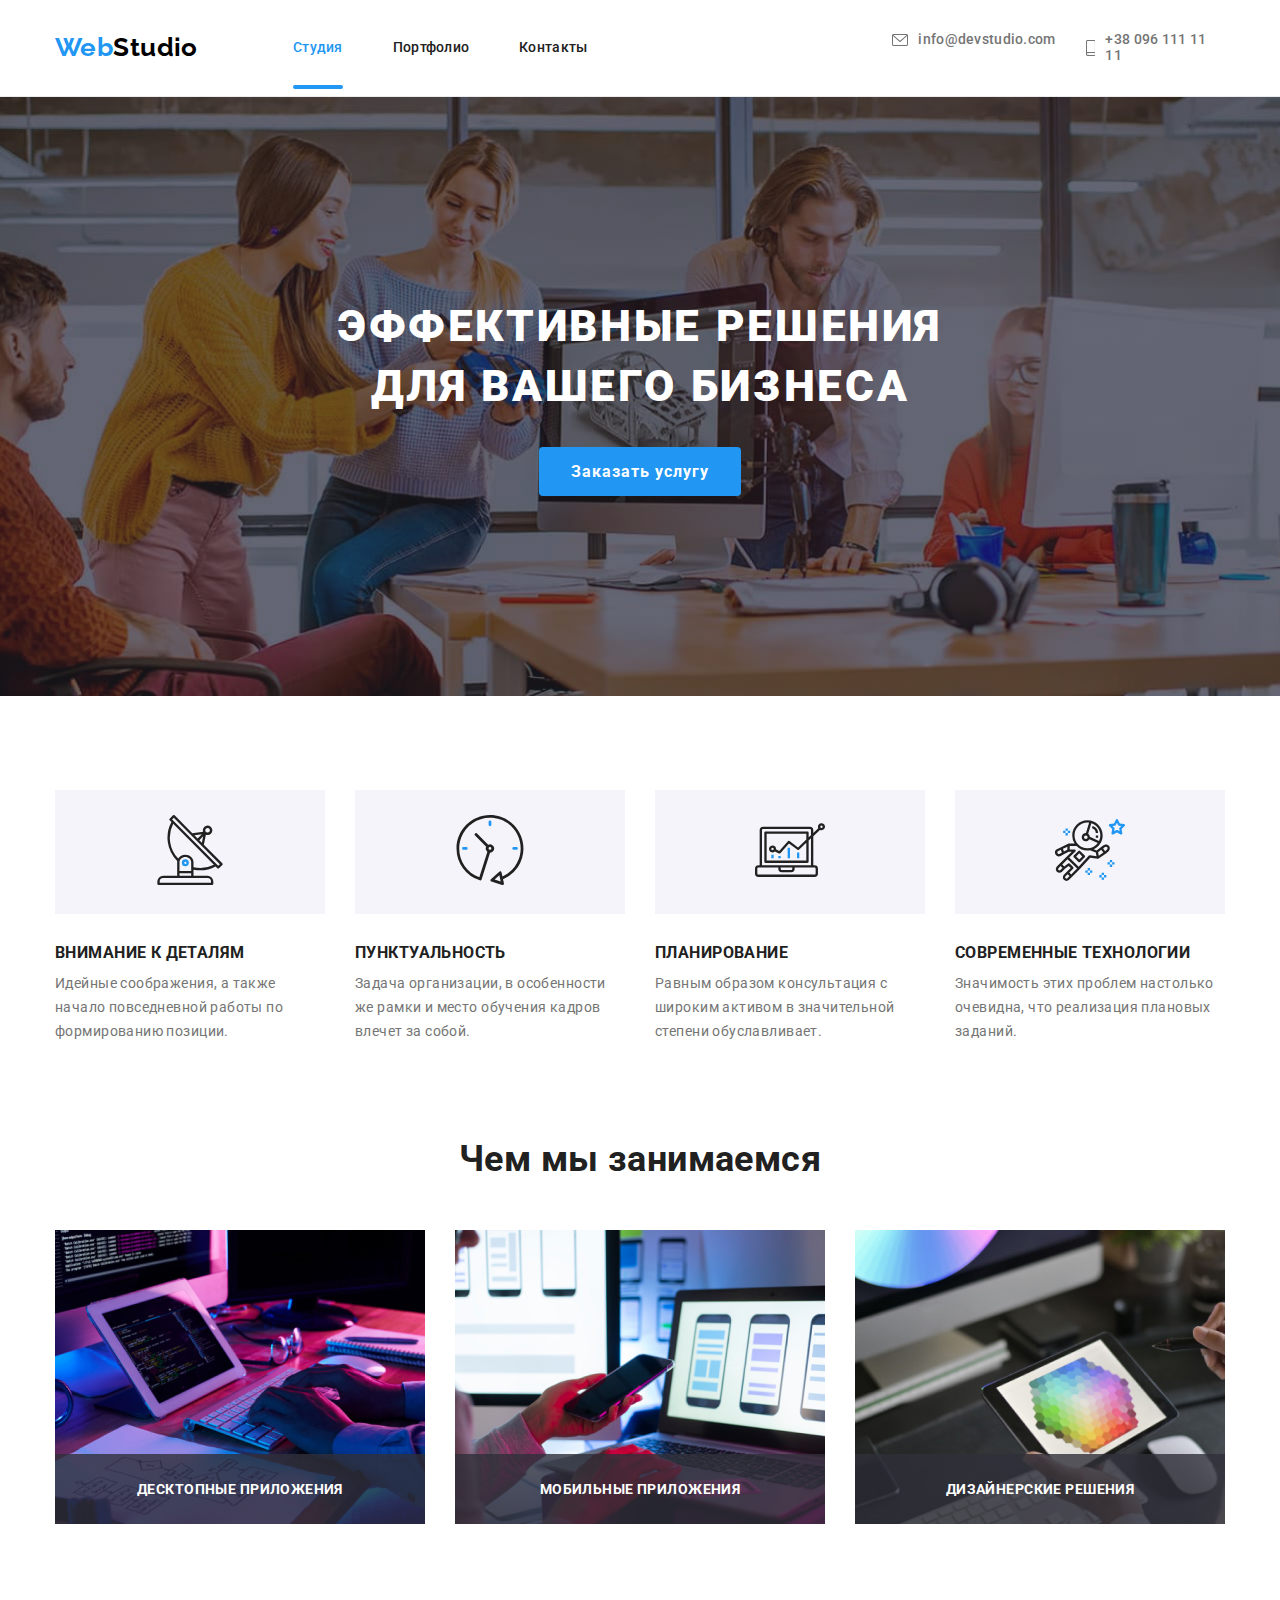
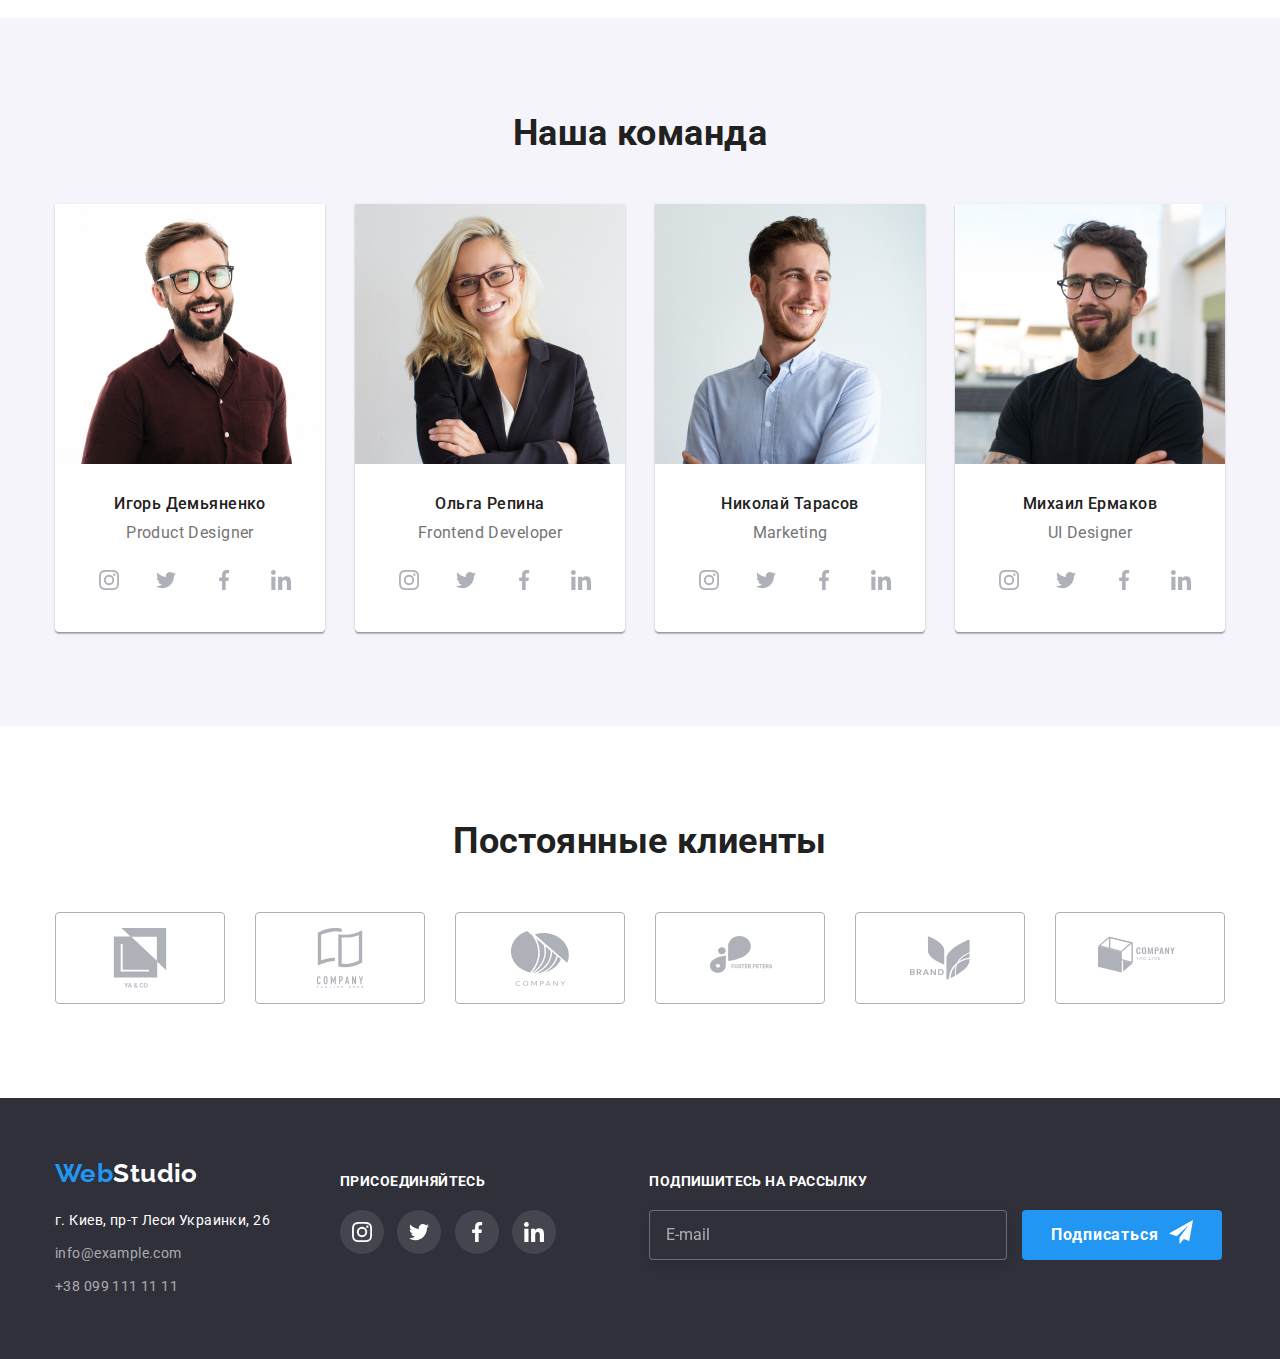
<file: index.html>
<!DOCTYPE html>
<html lang="ru">
  <head>
    <meta charset="UTF-8" />
    <meta http-equiv="X-UA-Compatible" content="IE=edge" />
    <meta name="viewport" content="width=device-width, initial-scale=1.0" />
    <title>Студия</title>
    <link rel="preconnect" href="https://fonts.googleapis.com" />
    <link rel="preconnect" href="https://fonts.gstatic.com" crossorigin />
    <link
      href="https://fonts.googleapis.com/css2?family=Raleway:wght@700&family=Roboto:wght@400;500;700;900&display=swap"
      rel="stylesheet"
    />
    <link
      rel="stylesheet"
      href="https://cdnjs.cloudflare.com/ajax/libs/modern-normalize/1.1.0/modern-normalize.min.css"
    />
    <link rel="stylesheet" href="./css/main.min.css" />
  </head>

  <body>
    <header class="page-header">
      <div class="container">
        <div class="page-header-flex">
          <nav class="page-header__navigation">
            <a href="./index.html" class="logo"
              ><span class="logo--accent">Web</span>Studio</a
            >
            <ul class="site-navigation">
              <li class="site-navigation__item">
                <a
                  href="./index.html"
                  class="site-navigation__link site-navigation__link--current"
                  >Студия</a
                >
              </li>
              <li class="site-navigation__item">
                <a
                  href="./portfolio.html"
                  class="
                    site-navigation__link site-navigation__link--noncurrent
                  "
                  >Портфолио</a
                >
              </li>
              <li class="site-navigation__item">
                <a
                  href=""
                  class="
                    site-navigation__link site-navigation__link--noncurrent
                  "
                  >Контакты</a
                >
              </li>
            </ul>
          </nav>
          <ul class="contacts-list">
            <li class="contacts-list__item">
              <a href="mailto:info@devstudio.com" class="contacts-list__link">
                <svg class="contacts-list__icon" width="16" height="12">
                  <use href="./images/icons.svg#icon-envelope"></use>
                </svg>
                <span class="contacts-list__text">info@devstudio.com</span>
              </a>
            </li>
            <li class="contacts-list__item">
              <a href="tel:+380961111111" class="contacts-list__link">
                <svg class="contacts-list__icon" width="10" height="16">
                  <use href="./images/icons.svg#icon-smartphone"></use>
                </svg>
                <span class="contacts-list__text">+38 096 111 11 11</span>
              </a>
            </li>
          </ul>
        </div>
      </div>
    </header>

    <main>
      <section class="hero">
        <div class="container">
          <h1 class="hero__title">Эффективные решения для вашего бизнеса</h1>
          <button data-modal-open type="button" class="button hero__button">
            Заказать услугу
          </button>
        </div>
      </section>

      <section class="advantages">
        <div class="container">
          <h2 class="advantages__title advantages__title--visually-hidden">
            Наши преимущества
          </h2>
          <ul class="advantages__list">
            <li class="advantages__item">
              <div class="advantages__icon">
                <svg class="advantages__svg">
                  <use href="./images/icons.svg#icon-antenna"></use>
                </svg>
              </div>
              <h3 class="advantages__subtitle">Внимание к деталям</h3>
              <p class="advantages__text">
                Идейные соображения, а также начало повседневной работы по
                формированию позиции.
              </p>
            </li>
            <li class="advantages__item">
              <div class="advantages__icon">
                <svg class="advantages__svg">
                  <use href="./images/icons.svg#icon-clock"></use>
                </svg>
              </div>
              <h3 class="advantages__subtitle">Пунктуальность</h3>
              <p class="advantages__text">
                Задача организации, в особенности же рамки и место обучения
                кадров влечет за собой.
              </p>
            </li>
            <li class="advantages__item">
              <div class="advantages__icon">
                <svg class="advantages__svg">
                  <use href="./images/icons.svg#icon-diagram"></use>
                </svg>
              </div>
              <h3 class="advantages__subtitle">Планирование</h3>
              <p class="advantages__text">
                Равным образом консультация с широким активом в значительной
                степени обуславливает.
              </p>
            </li>
            <li class="advantages__item">
              <div class="advantages__icon">
                <svg class="advantages__svg">
                  <use href="./images/icons.svg#icon-astronaut"></use>
                </svg>
              </div>
              <h3 class="advantages__subtitle">Современные технологии</h3>
              <p class="advantages__text">
                Значимость этих проблем настолько очевидна, что реализация
                плановых заданий.
              </p>
            </li>
          </ul>
        </div>
      </section>

      <section class="works">
        <div class="container">
          <h2 class="works__title">Чем мы занимаемся</h2>
          <ul class="works__list">
            <li class="works__item">
              <div class="work-wrapper">
                <img
                  class="works__image"
                  src="./images/keyboard.jpg"
                  alt="работа за клавиатурой ПК"
                  width="370"
                />
                <div class="work-text-wrapper">
                  <p class="works__text">Десктопные приложения</p>
                </div>
              </div>
            </li>

            <li class="works__item">
              <div class="work-wrapper">
                <img
                  class="works__image"
                  src="./images/mobilephone.jpg"
                  alt="работа с дизайном продукта на ПК"
                  width="370"
                />
                <div class="work-text-wrapper">
                  <p class="works__text">Мобильные приложения</p>
                </div>
              </div>
            </li>
            <li class="works__item">
              <div class="work-wrapper">
                <img
                  class="works__image"
                  src="./images/tablet.jpg"
                  alt="работа с выбором цвета продукта на планшете"
                  width="370"
                />
                <div class="work-text-wrapper">
                  <p class="works__text">Дизайнерские решения</p>
                </div>
              </div>
            </li>
          </ul>
        </div>
      </section>

      <section class="team">
        <div class="container">
          <h2 class="team__title">Наша команда</h2>

          <ul class="team__list">
            <li class="team__item">
              <img
                class="team__image"
                src="./images/productdesigner.jpg"
                alt="фото продакт дизайнера Игоря Демяненко"
                width="270"
              />
              <div class="team-card-wrapper">
                <h3 class="team__card-title">Игорь Демьяненко</h3>
                <p lang="en" class="team__card-text">Product Designer</p>
                <div class="team-social-linklist">
                  <a
                    href=""
                    class="team__social-link"
                    aria-label="Линк instagram"
                  >
                    <svg class="team__social-icon" width="20" height="20">
                      <use href="./images/icons.svg#icon-instagram"></use>
                    </svg>
                  </a>
                  <a
                    href=""
                    class="team__social-link"
                    aria-label="Линк twitter"
                  >
                    <svg class="team__social-icon" width="20" height="20">
                      <use href="./images/icons.svg#icon-twitter"></use>
                    </svg>
                  </a>
                  <a
                    href=""
                    class="team__social-link"
                    aria-label="Линк facebook"
                  >
                    <svg class="team__social-icon" width="20" height="20">
                      <use href="./images/icons.svg#icon-facebook"></use>
                    </svg>
                  </a>
                  <a
                    href=""
                    class="team__social-link"
                    aria-label="Линк linkedin"
                  >
                    <svg class="team__social-icon" width="20" height="20">
                      <use href="./images/icons.svg#icon-linkedin"></use>
                    </svg>
                  </a>
                </div>
              </div>
            </li>

            <li class="team__item">
              <img
                class="team__image"
                src="./images/frontenddeveloper.jpg"
                alt="фото фронтенд девелопера Ольги Репиной"
                width="270"
              />
              <div class="team-card-wrapper">
                <h3 class="team__card-title">Ольга Репина</h3>
                <p lang="en" class="team__card-text">Frontend Developer</p>
                <div class="team-social-linklist">
                  <a
                    href=""
                    class="team__social-link"
                    aria-label="Линк instagram"
                  >
                    <svg class="team__social-icon" width="20" height="20">
                      <use href="./images/icons.svg#icon-instagram"></use>
                    </svg>
                  </a>
                  <a
                    href=""
                    class="team__social-link"
                    aria-label="Линк twitter"
                  >
                    <svg class="team__social-icon" width="20" height="20">
                      <use href="./images/icons.svg#icon-twitter"></use>
                    </svg>
                  </a>
                  <a
                    href=""
                    class="team__social-link"
                    aria-label="Линк facebook"
                  >
                    <svg class="team__social-icon" width="20" height="20">
                      <use href="./images/icons.svg#icon-facebook"></use>
                    </svg>
                  </a>
                  <a
                    href=""
                    class="team__social-link"
                    aria-label="Линк linkedin"
                  >
                    <svg class="team__social-icon" width="20" height="20">
                      <use href="./images/icons.svg#icon-linkedin"></use>
                    </svg>
                  </a>
                </div>
              </div>
            </li>

            <li class="team__item">
              <img
                class="team__image"
                src="./images/marketing.jpg"
                alt="фото маркетолога Николая Тарасова"
                width="270"
              />
              <div class="team-card-wrapper">
                <h3 class="team__card-title">Николай Тарасов</h3>
                <p lang="en" class="team__card-text">Marketing</p>
                <div class="team-social-linklist">
                  <a
                    href=""
                    class="team__social-link"
                    aria-label="Линк instagram"
                  >
                    <svg class="team__social-icon" width="20" height="20">
                      <use href="./images/icons.svg#icon-instagram"></use>
                    </svg>
                  </a>
                  <a
                    href=""
                    class="team__social-link"
                    aria-label="Линк twitter"
                  >
                    <svg class="team__social-icon" width="20" height="20">
                      <use href="./images/icons.svg#icon-twitter"></use>
                    </svg>
                  </a>
                  <a
                    href=""
                    class="team__social-link"
                    aria-label="Линк facebook"
                  >
                    <svg class="team__social-icon" width="20" height="20">
                      <use href="./images/icons.svg#icon-facebook"></use>
                    </svg>
                  </a>
                  <a
                    href=""
                    class="team__social-link"
                    aria-label="Линк linkedin"
                  >
                    <svg class="team__social-icon" width="20" height="20">
                      <use href="./images/icons.svg#icon-linkedin"></use>
                    </svg>
                  </a>
                </div>
              </div>
            </li>

            <li class="team__item">
              <img
                class="team__image"
                src="./images/uidesigner.jpg"
                alt="фото юи дизайнера Михаила Ермакова"
                width="270"
              />
              <div class="team-card-wrapper">
                <h3 class="team__card-title">Михаил Ермаков</h3>
                <p lang="en" class="team__card-text">UI Designer</p>
                <div class="team-social-linklist">
                  <a
                    href=""
                    class="team__social-link"
                    aria-label="Линк instagram"
                  >
                    <svg class="team__social-icon" width="20" height="20">
                      <use href="./images/icons.svg#icon-instagram"></use>
                    </svg>
                  </a>
                  <a
                    href=""
                    class="team__social-link"
                    aria-label="Линк twitter"
                  >
                    <svg class="team__social-icon" width="20px" height="20px">
                      <use href="./images/icons.svg#icon-twitter"></use>
                    </svg>
                  </a>
                  <a
                    href=""
                    class="team__social-link"
                    aria-label="Линк facebook"
                  >
                    <svg class="team__social-icon" width="20" height="20">
                      <use href="./images/icons.svg#icon-facebook"></use>
                    </svg>
                  </a>
                  <a
                    href=""
                    class="team__social-link"
                    aria-label="Линк linkedin"
                  >
                    <svg class="team__social-icon" width="20" height="20">
                      <use href="./images/icons.svg#icon-linkedin"></use>
                    </svg>
                  </a>
                </div>
              </div>
            </li>
          </ul>
        </div>
      </section>

      <section class="clients">
        <div class="container">
          <h2 class="clients__title">Постоянные клиенты</h2>
          <ul class="clients__list">
            <li class="clients__item">
              <a
                href=""
                class="clients__link"
                aria-label="Логотип компании YA & CO"
              >
                <svg class="clients__icon" width="106" height="60">
                  <use href="./images/icons.svg#icon-logoyaco"></use>
                </svg>
              </a>
            </li>
            <li class="clients__item">
              <a
                href=""
                class="clients__link"
                aria-label="Логотип компании TAGLINE"
              >
                <svg class="clients__icon" width="106" height="60">
                  <use href="./images/icons.svg#icon-logotagline"></use>
                </svg>
              </a>
            </li>
            <li class="clients__item">
              <a
                href=""
                class="clients__link"
                aria-label="Логотип компании COMPANY"
              >
                <svg class="clients__icon" width="106" height="60">
                  <use href="./images/icons.svg#icon-logocompany"></use>
                </svg>
              </a>
            </li>
            <li class="clients__item">
              <a
                href=""
                class="clients__link"
                aria-label="Логотип компании FOSTER PETERS"
              >
                <svg class="clients__icon" width="106" height="60">
                  <use href="./images/icons.svg#icon-logofoster"></use>
                </svg>
              </a>
            </li>
            <li class="clients__item">
              <a
                href=""
                class="clients__link"
                aria-label="Логотип компании BRAND"
              >
                <svg class="clients__icon" width="106" height="60">
                  <use href="./images/icons.svg#icon-logobrand"></use>
                </svg>
              </a>
            </li>
            <li class="clients__item">
              <a
                href=""
                class="clients__link"
                aria-label="Логотип компании TAG LINE"
              >
                <svg class="clients__icon" width="106" height="60">
                  <use href="./images/icons.svg#icon-logotag"></use>
                </svg>
              </a>
            </li>
          </ul>
        </div>
      </section>
    </main>

    <footer class="page-footer">
      <div class="container">
        <div class="page-footer-flex">
          <div class="address-wrapper">
            <a href="./index.html" class="logo page-footer__logo"
              ><span class="logo--accent">Web</span>Studio</a
            >

            <address class="page-footer__address">
              <a href="https://goo.gl/maps/RCxTANofW1ampnam6" class="page-footer__map"
                >г. Киев, пр-т Леси Украинки, 26</a
              >

              <a href="mailto:info@example.com" class="page-footer__contact-date"
                >info@example.com</a
              >

              <a href="tel:+380991111111" class="page-footer__contact-date"
                >+38 099 111 11 11</a
              >
            </address>
          </div>
          <div class="page-footer__social-linklist">
            <b class="page-footer__join">присоединяйтесь</b>
            <a href="" class="page-footer__social-link" aria-label="Линк instagram">
              <svg class="page-footer__social-icon" width="20" height="20">
                <use href="./images/icons.svg#icon-instagram"></use>
              </svg>
            </a>
            <a href="" class="page-footer__social-link" aria-label="Линк twitter">
              <svg class="page-footer__social-icon" width="20" height="20">
                <use href="./images/icons.svg#icon-twitter"></use>
              </svg>
            </a>
            <a href="" class="page-footer__social-link" aria-label="Линк facebook">
              <svg class="page-footer__social-icon" width="20" height="20">
                <use href="./images/icons.svg#icon-facebook"></use>
              </svg>
            </a>
            <a href="" class="page-footer__social-link" aria-label="Линк linkedin">
              <svg class="page-footer__social-icon" width="20" height="20">
                <use href="./images/icons.svg#icon-linkedin"></use>
              </svg>
            </a>
          </div>
          <div class="page-footer-form">
            <b class="page-footer__signup">Подпишитесь на рассылку</b>
            <form name="signup-form">
              <label>
                <input
                  class="page-footer__input-form"
                  type="email"
                  name="email"
                  placeholder="E-mail"
                />
              </label>
              <button type="submit" class="button page-footer__button">
                <span>Подписаться</span>
                <svg class="page-footer__signup-icon" width="24" height="24">
                  <use href="./images/icons.svg#icon-send"></use>
                </svg>
              </button>
            </form>
          </div>
        </div>
      </div>
    </footer>
    <div class="backdrop backdrop--is-hidden" data-modal>
      <div class="modal">
        <button data-modal-close type="button" class="button modal__button-in">
          <svg class="modal__svg-button" width="18" height="18">
            <use href="./images/icons.svg#icon-close"></use>
          </svg>
        </button>
        <div class="form-modal">
          <b class="modal__form-title">Оставьте свои данные, мы вам перезвоним</b>
          <form name="modal-form" autocomplete="off">
            <div class="modal__form-field">
              <label for="name" class="modal__form-label">Имя</label>
              <input
                type="text"
                class="modal__form-input"
                name="name"
                id="name"
                placeholder=" "
              />
              <svg class="modal__svg-field" width="18" height="18">
                <use href="./images/icons.svg#icon-person"></use>
              </svg>
            </div>
            <div class="modal__form-field">
              <label for="phone" class="modal__form-label">Телефон</label>
              <input
                type="tel"
                class="modal__form-input"
                name="phone_number"
                id="phone"
                placeholder=" "
              />
              <svg class="modal__svg-field" width="18" height="18">
                <use href="./images/icons.svg#icon-telephone"></use>
              </svg>
            </div>
            <div class="modal__form-field">
              <label for="mail" class="modal__form-label">Почта</label>
              <input
                type="email"
                class="modal__form-input"
                name="mail"
                id="mail"
                placeholder=" "
              />
              <svg class="modal__svg-field" width="18" height="18">
                <use href="./images/icons.svg#icon-email"></use>
              </svg>
            </div>
            <div class="modal__form-field">
              <label for="comment" class="modal__form-label">Комментарий</label>
              <textarea
                class="modal__form-input modal__form-input-comment"
                name="comment"
                id="comment"
                rows="5"
                placeholder="Введите текст"
              ></textarea>
            </div>
            <div class="modal__form-checkbox">
              <label for="agreement" class="modal__form-label-checkbox">
                <input
                  type="checkbox"
                  class="modal__form-input-checkbox  modal__form-input-checkbox--visually-hidden"
                  name="agreement"
                  id="agreement"
                />
                <span class="modal__icon-checkbox"></span>
                Соглашаюсь с рассылкой и принимаю
                <span>
                  <a
                    href=""
                    class="text-label-checkbox"
                    aria-label="Условия договора"
                    >Условия договора</a
                  >
                </span>
              </label>
            </div>
            <button type="submit" class="button modal__button-submit">Отправить</button>
          </form>
        </div>
      </div>
    </div>
    <script src="./js/modal.js"></script>
  </body>
</html>
</file>
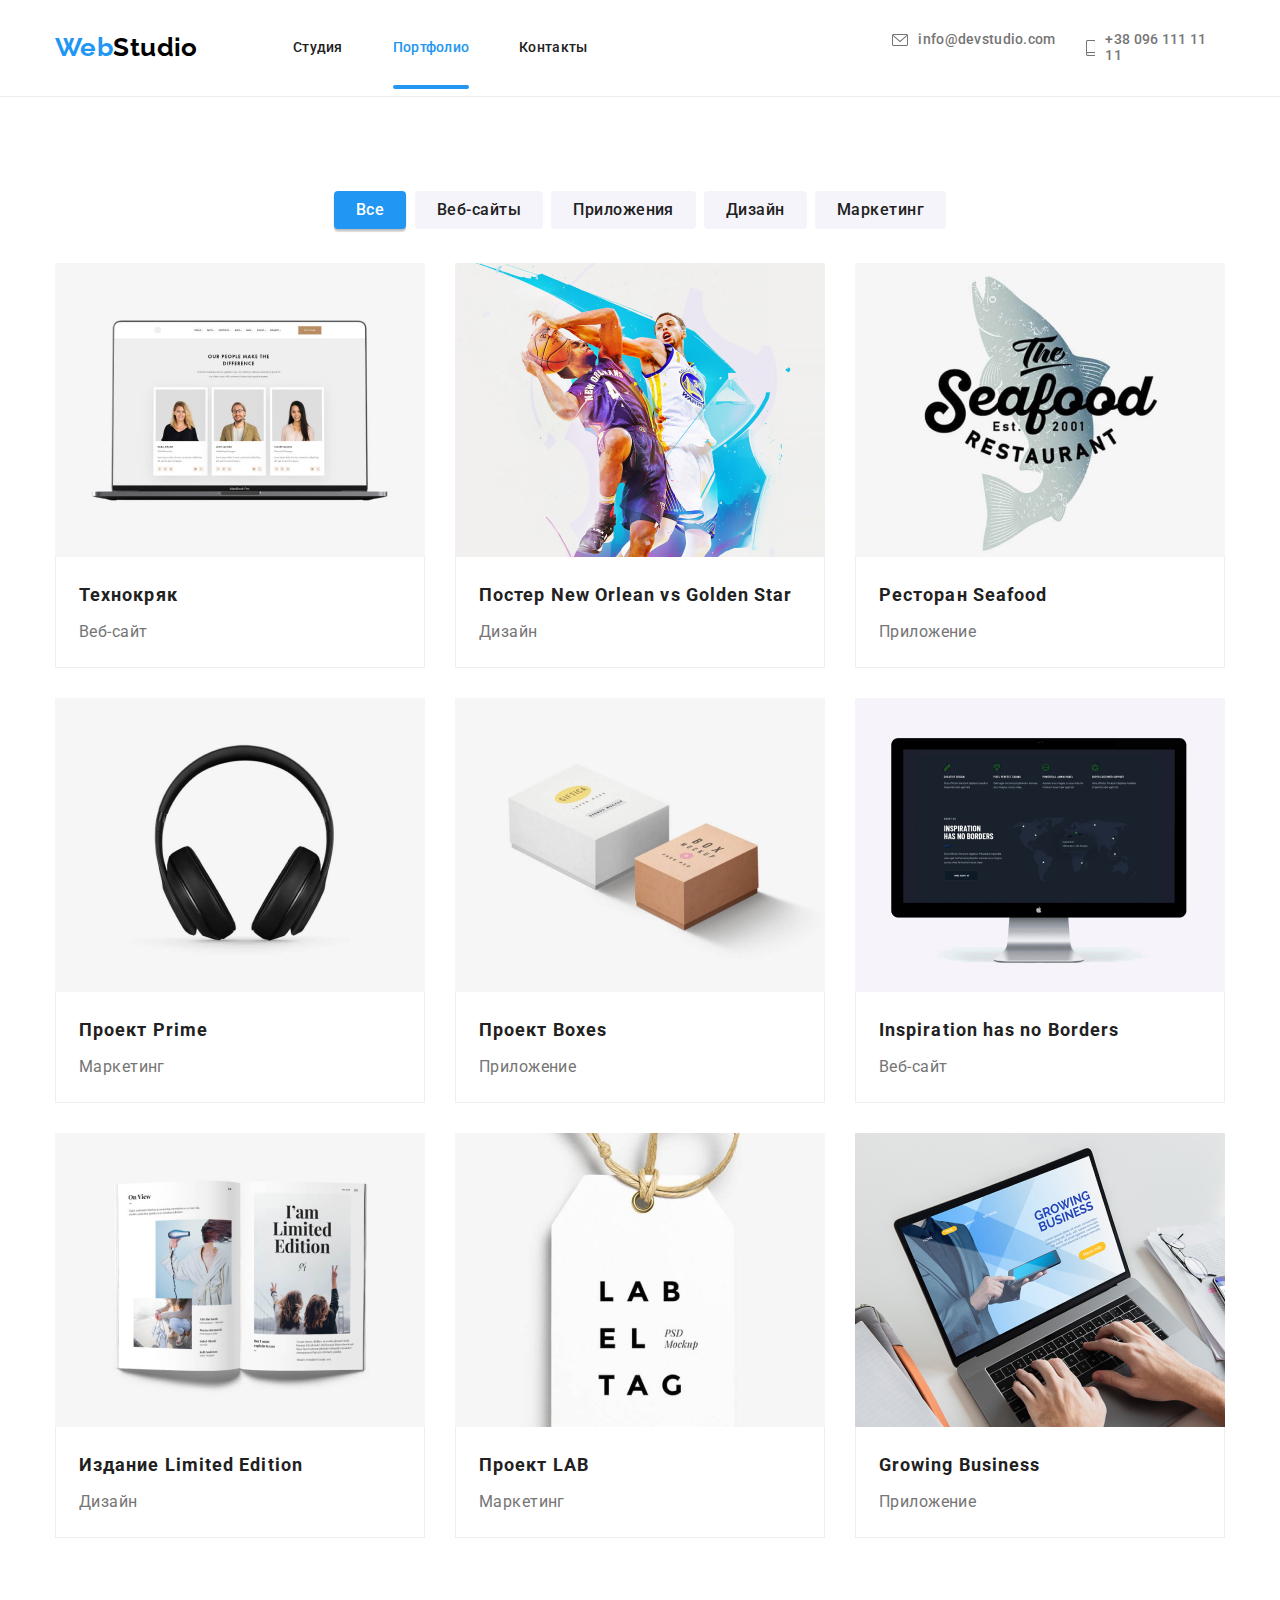
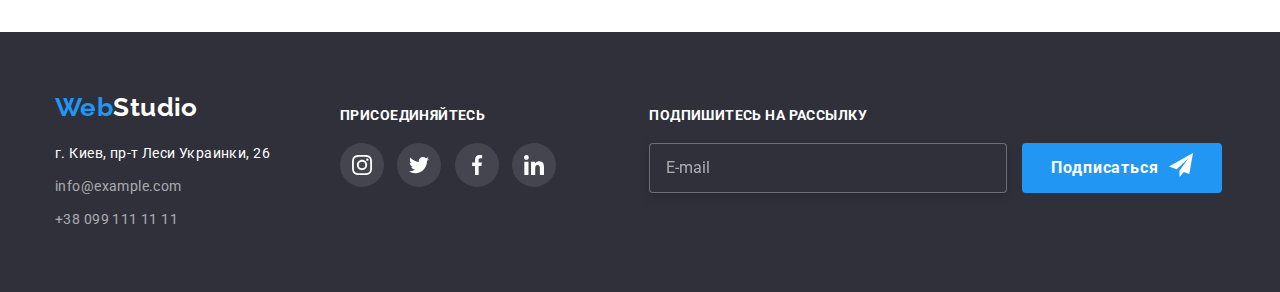
<file: portfolio.html>
<!DOCTYPE html>
<html lang="ru">
  <head>
    <meta charset="UTF-8" />
    <meta http-equiv="X-UA-Compatible" content="IE=edge" />
    <meta name="viewport" content="width=device-width, initial-scale=1.0" />
    <title>Портфолио</title>
    <link rel="preconnect" href="https://fonts.googleapis.com" />
    <link rel="preconnect" href="https://fonts.gstatic.com" crossorigin />
    <link
      href="https://fonts.googleapis.com/css2?family=Raleway:wght@700&family=Roboto:wght@400;500;700;900&display=swap"
      rel="stylesheet"
    />
    <link
      rel="stylesheet"
      href="https://cdnjs.cloudflare.com/ajax/libs/modern-normalize/1.1.0/modern-normalize.min.css "
    />
    <link rel="stylesheet" href="./css/main.min.css" />
  </head>

  <body>
    <header class="page-header">
      <div class="container">
        <div class="page-header-flex">
          <nav class="page-header__navigation">
            <a href="./index.html" class="logo"><span class="logo--accent">Web</span>Studio</a>
            <ul class="site-navigation">
              <li class="site-navigation__item"><a href="./index.html" class="site-navigation__link site-navigation__link--noncurrent">Студия</a></li>
              <li class="site-navigation__item"><a href="./portfolio.html" class="site-navigation__link site-navigation__link--current">Портфолио</a></li>
              <li class="site-navigation__item"><a href="" class="site-navigation__link site-navigation__link--noncurrent">Контакты</a></li>
            </ul>
          </nav>
          <ul class="contacts-list">
            <li class="contacts-list__item">
              <a href="mailto:info@devstudio.com" class="contacts-list__link">
                <svg class="contacts-list__icon" width="16" height="12">
                  <use href="./images/icons.svg#icon-envelope"></use>
                </svg>
                <span class="contacts-list__text">info@devstudio.com</span>
              </a>
            </li>
            <li class="contacts-list__item">
              <a href="tel:+380961111111" class="contacts-list__link">
                <svg class="contacts-list__icon" width="10" height="16">
                  <use href="./images/icons.svg#icon-smartphone"></use>
                </svg>
                <span class="contacts-list__text">+38 096 111 11 11</span>
              </a>
            </li>
          </ul>
        </div>
      </div>
    </header>

    <main>
      <section class="examples">
        <div class="container">
          <h1 class="examples__title  examples__title--visually-hidden">Примеры наших проэктов</h1>
          <ul class="examples__button-list">
            <li class="examples__button-item">
              <button type="button" class="button examples__button examples__button--current">Все</button>
            </li>
            <li class="examples__button-item">
              <button type="button" class="button examples__button">Веб-сайты</button>
            </li>
            <li class="examples__button-item">
              <button type="button" class="button examples__button">Приложения</button>
            </li>
            <li class="examples__button-item">
              <button type="button" class="button examples__button">Дизайн</button>
            </li>
            <li class="examples__button-item">
              <button type="button" class="button examples__button">Маркетинг</button>
            </li>
          </ul>

          <ul class="examples__list">
            <li class="project">
              <a href="" class="project__link">
                <div class="project-image-wrapper">
                  <img
                    class="project__image"
                    src="./images/technokryak.jpg"
                    alt="заставка вебсайта Технохряк"
                    width="370"
                  />
                  <div class="project-text-wrapper project-text-wrapper--is-hidden">
                    <p class="project__text">
                      Технокряк это современная площадка распространения коронавируса. Компании
                      используют эту платформу для цифрового шпионажа и атак на защищённые сервера
                      конкурентов.
                    </p>
                  </div>
                </div>
                <div class="project-content">
                  <h2 class="project__title">Технокряк</h2>
                  <p class="project__field">Веб-сайт</p>
                </div>
              </a>
            </li>
            <li class="project">
              <a href="" class="project__link">
                <div class="project-image-wrapper">
                  <img
                    class="project__image"
                    src="./images/posterneworleanvsgoldenstar.jpg"
                    alt="постер игра в баскетбол"
                    width="370"
                  />
                  <div class="project-text-wrapper project-text-wrapper--is-hidden">
                    <p class="project__text">
                      Технокряк это современная площадка распространения коронавируса. Компании
                      используют эту платформу для цифрового шпионажа и атак на защищённые сервера
                      конкурентов.
                    </p>
                  </div>
                </div>
                <div class="project-content">
                  <h2 class="project__title">Постер New Orlean vs Golden Star</h2>
                  <p class="project__field">Дизайн</p>
                </div>
              </a>
            </li>
            <li class="project">
              <a href="" class="project__link">
                <div class="project-image-wrapper">
                  <img
                    class="project__image"
                    src="./images/restaurantseafood.jpg"
                    alt="эмблема Ресторан Seafood"
                    width="370"
                  />
                  <div class="project-text-wrapper project-text-wrapper--is-hidden">
                    <p class="project__text">
                      Технокряк это современная площадка распространения коронавируса. Компании
                      используют эту платформу для цифрового шпионажа и атак на защищённые сервера
                      конкурентов.
                    </p>
                  </div>
                </div>
                <div class="project-content">
                  <h2 class="project__title">Ресторан Seafood</h2>
                  <p class="project__field">Приложение</p>
                </div>
              </a>
            </li>
            <li class="project">
              <a href="" class="project__link">
                <div class="project-image-wrapper">
                  <img
                    class="project__image"
                    src="./images/projectprime.jpg"
                    alt="фото наушников"
                    width="370"
                  />
                  <div class="project-text-wrapper project-text-wrapper--is-hidden">
                    <p class="project__text">
                      Технокряк это современная площадка распространения коронавируса. Компании
                      используют эту платформу для цифрового шпионажа и атак на защищённые сервера
                      конкурентов.
                    </p>
                  </div>
                </div>
                <div class="project-content">
                  <h2 class="project__title">Проект Prime</h2>
                  <p class="project__field">Маркетинг</p>
                </div>
              </a>
            </li>
            <li class="project">
              <a href="" class="project__link">
                <div class="project-image-wrapper">
                  <img
                    class="project__image"
                    src="./images/projectboxes.jpg"
                    alt="изображение двух коробок"
                    width="370"
                  />
                  <div class="project-text-wrapper project-text-wrapper--is-hidden">
                    <p class="project__text">
                      Технокряк это современная площадка распространения коронавируса. Компании
                      используют эту платформу для цифрового шпионажа и атак на защищённые сервера
                      конкурентов.
                    </p>
                  </div>
                </div>
                <div class="project-content">
                  <h2 class="project__title">Проект Boxes</h2>
                  <p class="project__field">Приложение</p>
                </div>
              </a>
            </li>
            <li class="project">
              <a href="" class="project__link">
                <div class="project-image-wrapper">
                  <img
                    class="project__image"
                    src="./images/inspirationhasnoborders.jpg"
                    alt="фото монитора ПК с заставкой вебсайта Inspiration has no Borders"
                    width="370"
                  />
                  <div class="project-text-wrapper project-text-wrapper--is-hidden">
                    <p class="project__text">
                      Технокряк это современная площадка распространения коронавируса. Компании
                      используют эту платформу для цифрового шпионажа и атак на защищённые сервера
                      конкурентов.
                    </p>
                  </div>
                </div>
                <div class="project-content">
                  <h2 class="project__title">Inspiration has no Borders</h2>
                  <p class="project__field">Веб-сайт</p>
                </div>
              </a>
            </li>
            <li class="project">
              <a href="" class="project__link">
                <div class="project-image-wrapper">
                  <img
                    class="project__image"
                    src="./images/issuelimitededition.jpg"
                    alt="фото разворота книги"
                    width="370"
                  />
                  <div class="project-text-wrapper project-text-wrapper--is-hidden">
                    <p class="project__text">
                      Технокряк это современная площадка распространения коронавируса. Компании
                      используют эту платформу для цифрового шпионажа и атак на защищённые сервера
                      конкурентов.
                    </p>
                  </div>
                </div>
                <div class="project-content">
                  <h2 class="project__title">Издание Limited Edition</h2>
                  <p class="project__field">Дизайн</p>
                </div>
              </a>
            </li>
            <li class="project">
              <a href="" class="project__link">
                <div class="project-image-wrapper">
                  <img
                    class="project__image"
                    src="./images/projectlab.jpg"
                    alt="изображение бирки с названием проэкта"
                    width="370"
                  />
                  <div class="project-text-wrapper project-text-wrapper--is-hidden">
                    <p class="project__text">
                      Технокряк это современная площадка распространения коронавируса. Компании
                      используют эту платформу для цифрового шпионажа и атак на защищённые сервера
                      конкурентов.
                    </p>
                  </div>
                </div>
                <div class="project-content">
                  <h2 class="project__title">Проект LAB</h2>
                  <p class="project__field">Маркетинг</p>
                </div>
              </a>
            </li>
            <li class="project">
              <a href="" class="project__link">
                <div class="project-image-wrapper">
                  <img
                    class="project__image"
                    src="./images/growingbusiness.jpg"
                    alt="фото работы с ноутбуком"
                    width="370"
                  />
                  <div class="project-text-wrapper project-text-wrapper--is-hidden">
                    <p class="project__text">
                      Технокряк это современная площадка распространения коронавируса. Компании
                      используют эту платформу для цифрового шпионажа и атак на защищённые сервера
                      конкурентов.
                    </p>
                  </div>
                </div>
                <div class="project-content">
                  <h2 class="project__title">Growing Business</h2>
                  <p class="project__field">Приложение</p>
                </div>
              </a>
            </li>
          </ul>
        </div>
      </section>
    </main>

    <footer class="page-footer">
      <div class="container">
        <div class="page-footer-flex">
          <div class="address-wrapper">
            <a href="./index.html" class="logo page-footer__logo"><span class="logo--accent">Web</span>Studio</a>

            <address class="page-footer__address">
              <a href="https://goo.gl/maps/RCxTANofW1ampnam6" class="page-footer__map"
                >г. Киев, пр-т Леси Украинки, 26</a
              >

              <a href="mailto:info@example.com" class="page-footer__contact-date">info@example.com</a>

              <a href="tel:+380991111111" class="page-footer__contact-date">+38 099 111 11 11</a>
            </address>
          </div>
          <div class="page-footer__social-linklist">
            <b class="page-footer__join">присоединяйтесь</b>
            <a href="" class="page-footer__social-link" aria-label="Линк instagram">
              <svg class="page-footer__social-icon" width="20" height="20">
                <use href="./images/icons.svg#icon-instagram"></use>
              </svg>
            </a>
            <a href="" class="page-footer__social-link" aria-label="Линк twitter">
              <svg class="page-footer__social-icon" width="20" height="20">
                <use href="./images/icons.svg#icon-twitter"></use>
              </svg>
            </a>
            <a href="" class="page-footer__social-link" aria-label="Линк facebook">
              <svg class="page-footer__social-icon" width="20" height="20">
                <use href="./images/icons.svg#icon-facebook"></use>
              </svg>
            </a>
            <a href="" class="page-footer__social-link" aria-label="Линк linkedin">
              <svg class="page-footer__social-icon" width="20" height="20">
                <use href="./images/icons.svg#icon-linkedin"></use>
              </svg>
            </a>
          </div>
          <div class="page-footer-form">
            <b class="page-footer__signup">Подпишитесь на рассылку</b>
            <form name="signup-form" >
              <label>
                <input class="page-footer__input-form" type="email" name="email" placeholder="E-mail"/>
              </label>
              <button type="submit" class="button page-footer__button">
                <span>Подписаться</span>
                <svg class="page-footer__signup-icon" width="24" height="24">
                  <use href="./images/icons.svg#icon-send"></use>
                </svg>
              </button>
            </form>
          </div>
        </div>
      </div>
    </footer>
  </body>
</html>
</file>
<file: css/main.min.css>
:root{--primary-text-color: #757575;--title-text-color: #212121;--accent-color: #2196f3;--primary-bg-color: #f5f4fa;--white-color: #ffffff;--second-bg-color: #2F303A;--icon-color: #AFB1B8;--black-color: #000;--work-text-bg-color: rgba(47, 48, 58, 0.8);--modal-backdrope-bg-color: rgba(0, 0, 0, 0.2);--project-image-overley-color: rgba(33, 150, 243, 0.9);--input-form-footer-color: rgba(255, 255, 255, 0.6);--input-form-modal-color: rgba(117, 117, 117, 0.5);--font-family-base: Roboto, sans-serif;--font-family-additional: Raleway, sans-serif}html{-webkit-box-sizing:border-box;box-sizing:border-box}*,*::before,*::after{-webkit-box-sizing:inherit;box-sizing:inherit;margin:0;padding:0}body{background-color:var(--white-color);color:var(--primary-text-color);font-family:var(--font-family-base);font-size:14px;letter-spacing:0.03em}.container{width:1200px;padding-left:15px;padding-right:15px;margin-left:auto;margin-right:auto}.button{display:inline-block;cursor:pointer;font-family:inherit}.advantages__title--visually-hidden,.modal__form-input-checkbox--visually-hidden,.examples__title--visually-hidden{position:absolute;width:1px;height:1px;margin:-1px;padding:0;overflow:hidden;border:0;clip:rect(0 0 0 0)}.page-header{margin-left:auto;margin-right:auto;border-bottom:1px solid #ececec}.page-header-flex{display:-webkit-box;display:-ms-flexbox;display:flex;-webkit-box-align:center;-ms-flex-align:center;align-items:center}.page-header__navigation{display:-webkit-box;display:-ms-flexbox;display:flex;-webkit-box-align:center;-ms-flex-align:center;align-items:center}.site-navigation{display:-webkit-box;display:-ms-flexbox;display:flex;margin-left:93px;list-style:none}.site-navigation__item:not(:first-child){margin-left:50px}.site-navigation__link{display:block;padding-top:32px;padding-bottom:32px;color:var(--title-text-color);text-decoration:none;font-weight:500;line-height:1.14;letter-spacing:0.02em;-webkit-transition:color 250ms cubic-bezier(0.4, 0, 0.2, 1);transition:color 250ms cubic-bezier(0.4, 0, 0.2, 1)}.site-navigation__link:hover,.site-navigation__link:focus{color:var(--accent-color)}.site-navigation__link--current{color:var(--accent-color)}.site-navigation__link--current{position:relative}.site-navigation__link--current::after{position:absolute;bottom:-1px;content:"";display:block;width:100%;height:4px;background-color:var(--accent-color);border-radius:2px;-webkit-transition:background-color 250ms cubic-bezier(0.4, 0, 0.2, 1);transition:background-color 250ms cubic-bezier(0.4, 0, 0.2, 1)}.site-navigation__link--noncurrent{position:relative}.site-navigation__link--noncurrent::after{position:absolute;bottom:-1px;content:"";display:block;width:100%;height:4px;background-color:var(--accent-color);border-radius:2px;opacity:0;-webkit-transition:background-color 250ms cubic-bezier(0.4, 0, 0.2, 1),opacity 250ms cubic-bezier(0.4, 0, 0.2, 1);transition:background-color 250ms cubic-bezier(0.4, 0, 0.2, 1),opacity 250ms cubic-bezier(0.4, 0, 0.2, 1)}.site-navigation__link--noncurrent:hover::after{opacity:1}.site-navigation__link--noncurrent:focus::after{opacity:1}.contacts-list{display:-webkit-box;display:-ms-flexbox;display:flex;margin-left:305px;list-style:none}.contacts-list__item+.contacts-list__item{margin-left:30px}.contacts-list__link{display:-webkit-box;display:-ms-flexbox;display:flex;-webkit-box-align:center;-ms-flex-align:center;align-items:center;padding-top:32px;padding-bottom:32px;color:var(--primary-text-color);text-decoration:none;font-weight:500;line-height:1.14;letter-spacing:0.02em;-webkit-transition:color 250ms cubic-bezier(0.4, 0, 0.2, 1);transition:color 250ms cubic-bezier(0.4, 0, 0.2, 1)}.contacts-list__link:hover,.contacts-list__link:focus{color:var(--accent-color)}.contacts-list__text{margin-left:10px}.contacts-list__icon{fill:currentColor}.logo{display:block;padding-top:25px;padding-bottom:25px;width:145px;color:var(--black-color);font-family:var(--font-family-additional);text-decoration:none;font-weight:bold;font-size:26px;line-height:1.19}.logo--accent{color:var(--accent-color)}.page-footer__logo{padding:0;color:var(--white-color)}.hero{max-width:1600px;padding:200px 0;margin-left:auto;margin-right:auto;text-align:center;background-color:var(--second-bg-color);background-image:-webkit-gradient(linear, left top, right top, from(rgba(47,48,58,0.4)), to(rgba(47,48,58,0.4))),url("../images/herobackground.jpg");background-image:linear-gradient(to right, rgba(47,48,58,0.4), rgba(47,48,58,0.4)),url("../images/herobackground.jpg");background-repeat:no-repeat;background-position:center;background-size:cover}.hero__title{display:block;width:696px;margin-bottom:30px;margin-left:auto;margin-right:auto;color:var(--white-color);font-weight:900;font-size:44px;line-height:1.36;letter-spacing:0.06em;text-align:center;text-transform:uppercase}.hero__button{min-width:200px;border:0px;border-radius:4px;padding:10px 32px;color:var(--white-color);background-color:var(--accent-color);font-weight:bold;font-size:16px;line-height:1.87;letter-spacing:0.06em}.advantages{margin-left:auto;margin-right:auto;padding-top:94px;padding-bottom:0}.advantages__list{display:-webkit-box;display:-ms-flexbox;display:flex;list-style:none}.advantages__item{width:270px}.advantages__item+.advantages__item{margin-left:30px}.advantages__icon{background-color:var(--primary-bg-color);padding:25px 100px;margin-bottom:30px}.advantages__svg{width:70px;height:70px}.advantages__subtitle{color:var(--title-text-color);margin-bottom:10px;font-weight:bold;line-height:1.14;text-transform:uppercase}.advantages__text{line-height:1.71}.works{margin-left:auto;margin-right:auto;padding-top:94px;padding-bottom:94px}.works__title{margin-top:0px;margin-bottom:50px;color:var(--title-text-color);font-weight:bold;font-size:36px;line-height:1.17;text-align:center}.works__list{display:-webkit-box;display:-ms-flexbox;display:flex;list-style:none}.works__item{width:370px}.works__item+.works__item{margin-left:30px}.works__image{display:block;width:370px;height:294px}.work-wrapper{position:relative}.work-text-wrapper{position:absolute;bottom:0;display:-webkit-box;display:-ms-flexbox;display:flex;-webkit-box-align:center;-ms-flex-align:center;align-items:center;-webkit-box-pack:center;-ms-flex-pack:center;justify-content:center;width:370px;height:70px;background-color:var(--work-text-bg-color)}.works__text{color:var(--white-color);font-weight:bold;text-align:center;text-transform:uppercase}.team{margin-left:auto;margin-right:auto;padding-top:94px;padding-bottom:94px;background-color:var(--primary-bg-color)}.team__title{margin-top:0px;margin-bottom:50px;color:var(--title-text-color);font-weight:bold;font-size:36px;line-height:1.17;text-align:center}.team__image{display:block}.team__list{display:-webkit-box;display:-ms-flexbox;display:flex;list-style:none}.team__item{width:270px;border-radius:0px 0px 4px 4px;background-color:var(--white-color);-webkit-box-shadow:0px 1px 3px rgba(0,0,0,0.12),0px 1px 1px rgba(0,0,0,0.14),0px 2px 1px rgba(0,0,0,0.2);box-shadow:0px 1px 3px rgba(0,0,0,0.12),0px 1px 1px rgba(0,0,0,0.14),0px 2px 1px rgba(0,0,0,0.2)}.team__item+.team__item{margin-left:30px}.team-card-wrapper{padding:30px 0}.team__card-title{color:var(--title-text-color);margin-bottom:10px;font-weight:500;font-size:16px;line-height:1.19;text-align:center}.team__card-text{margin-top:0px;margin-bottom:16px;font-size:16px;line-height:1.19;text-align:center}.team-social-linklist{margin-left:32px}.team__social-link{display:-webkit-inline-box;display:-ms-inline-flexbox;display:inline-flex;-webkit-box-pack:center;-ms-flex-pack:center;justify-content:center;-webkit-box-align:center;-ms-flex-align:center;align-items:center;text-decoration:none;border:none;color:var(--icon-color);width:44px;height:44px;-webkit-transition:color 250ms cubic-bezier(0.4, 0, 0.2, 1);transition:color 250ms cubic-bezier(0.4, 0, 0.2, 1)}.team__social-link+.team__social-link{margin-left:10px}.team__social-link:hover,.team__social-link:focus{color:var(--white-color);background-color:var(--accent-color);border-radius:50%}.team__social-icon{fill:currentColor}.clients{margin-left:auto;margin-right:auto;padding-top:94px;padding-bottom:94px}.clients__title{margin-top:0px;margin-bottom:50px;color:var(--title-text-color);font-weight:bold;font-size:36px;line-height:1.17;text-align:center}.clients__list{display:-webkit-box;display:-ms-flexbox;display:flex;list-style:none}.clients__item{width:170px;height:92px;color:var(--icon-color);border:1px solid var(--icon-color);border-radius:4px;padding:15px 31px;cursor:pointer;-webkit-transition:color 250ms cubic-bezier(0.4, 0, 0.2, 1),border-color 250ms cubic-bezier(0.4, 0, 0.2, 1);transition:color 250ms cubic-bezier(0.4, 0, 0.2, 1),border-color 250ms cubic-bezier(0.4, 0, 0.2, 1)}.clients__item+.clients__item{margin-left:30px}.clients__item:hover,.clients__item:focus{color:var(--accent-color);border-color:var(--accent-color)}.clients__link{display:-webkit-box;display:-ms-flexbox;display:flex;-webkit-box-align:center;-ms-flex-align:center;align-items:center;-webkit-box-pack:center;-ms-flex-pack:center;justify-content:center;text-decoration:none;border:none;cursor:pointer;width:100%;height:100%;color:currentColor;-webkit-transition:color 250ms cubic-bezier(0.4, 0, 0.2, 1);transition:color 250ms cubic-bezier(0.4, 0, 0.2, 1)}.clients__link:hover,.clients__link:focus{color:var(--accent-color)}.clients__icon{fill:currentColor}.page-footer{background-color:var(--second-bg-color);padding-top:60px;padding-bottom:60px;margin-left:auto;margin-right:auto}.page-footer-flex{display:-webkit-box;display:-ms-flexbox;display:flex}.page-footer__address{font-style:normal}.page-footer__map{display:block;margin-top:20px;color:var(--white-color);text-decoration:none;line-height:1.71;-webkit-transition:color 250ms cubic-bezier(0.4, 0, 0.2, 1);transition:color 250ms cubic-bezier(0.4, 0, 0.2, 1)}.page-footer__map:hover,.page-footer__map:focus{color:var(--accent-color)}.page-footer__contact-date{display:block;margin-top:9px;color:rgba(255,255,255,0.6);text-decoration:none;line-height:1.71;-webkit-transition:color 250ms cubic-bezier(0.4, 0, 0.2, 1);transition:color 250ms cubic-bezier(0.4, 0, 0.2, 1)}.page-footer__contact-date:hover,.page-footer__contact-date:focus{color:var(--accent-color)}.page-footer__social-linklist{margin-left:70px;margin-top:15px}.page-footer__join{display:block;margin-bottom:20px;color:var(--white-color);letter-spacing:0.03em;text-transform:uppercase}.page-footer__social-link{display:-webkit-inline-box;display:-ms-inline-flexbox;display:inline-flex;-webkit-box-pack:center;-ms-flex-pack:center;justify-content:center;-webkit-box-align:center;-ms-flex-align:center;align-items:center;text-decoration:none;border:none;border-radius:50%;background:rgba(255,255,255,0.1);color:var(--white-color);width:44px;height:44px;-webkit-transition:background-color 250ms cubic-bezier(0.4, 0, 0.2, 1);transition:background-color 250ms cubic-bezier(0.4, 0, 0.2, 1)}.page-footer__social-link+.page-footer__social-link{margin-left:10px}.page-footer__social-link:hover,.page-footer__social-link:focus{background-color:var(--accent-color)}.page-footer__social-icon{fill:currentColor}.page-footer-form{margin-left:93px;margin-top:15px}.page-footer__signup{display:block;margin-bottom:20px;color:var(--white-color);letter-spacing:0.03em;text-transform:uppercase}.page-footer__input-form{width:358px;height:50px;padding-left:16px;color:var(--input-form-footer-color);background-color:var(--second-bg-color);border:1px solid rgba(255,255,255,0.3);-webkit-filter:drop-shadow(0px 4px 4px rgba(0,0,0,0.15));filter:drop-shadow(0px 4px 4px rgba(0,0,0,0.15));border-radius:4px;font-size:16px;line-height:1.25}.page-footer__input-form::-webkit-input-placeholder{color:var(--input-form-footer-color);font-size:16px;line-height:1.25}.page-footer__input-form:-ms-input-placeholder{color:var(--input-form-footer-color);font-size:16px;line-height:1.25}.page-footer__input-form::-ms-input-placeholder{color:var(--input-form-footer-color);font-size:16px;line-height:1.25}.page-footer__input-form::placeholder{color:var(--input-form-footer-color);font-size:16px;line-height:1.25}.page-footer__button{display:-webkit-inline-box;display:-ms-inline-flexbox;display:inline-flex;-webkit-box-align:start;-ms-flex-align:start;align-items:flex-start;text-align:center;min-width:200px;border:none;border-radius:4px;padding:10px 28px 10px 29px;margin-left:11px;color:var(--white-color);background-color:var(--accent-color);font-weight:bold;font-size:16px;line-height:1.87;letter-spacing:0.06em}.page-footer__signup-icon{fill:var(--white-color);margin-left:10px}.backdrop{position:fixed;top:0;left:0;width:100%;height:100%;margin-left:auto;margin-right:auto;background-color:var(--modal-backdrope-bg-color);-webkit-transition:opacity 250ms cubic-bezier(0.4, 0, 0.2, 1);transition:opacity 250ms cubic-bezier(0.4, 0, 0.2, 1)}.backdrop--is-hidden{opacity:0;pointer-events:none}.backdrop--is-hidden .modal{-webkit-transform:translate(-50%, -50%) scale(0.5);transform:translate(-50%, -50%) scale(0.5);opacity:0}.modal{position:absolute;left:50%;top:50%;width:528px;height:581px;padding:0;margin:0;border:0;background:var(--white-color);-webkit-box-shadow:0px 1px 3px rgba(0,0,0,0.12),0px 1px 1px rgba(0,0,0,0.14),0px 2px 1px rgba(0,0,0,0.2);box-shadow:0px 1px 3px rgba(0,0,0,0.12),0px 1px 1px rgba(0,0,0,0.14),0px 2px 1px rgba(0,0,0,0.2);border-radius:4px;-webkit-transform:translate(-50%, -50%) scale(1);transform:translate(-50%, -50%) scale(1);opacity:1;-webkit-transition:scale 250ms cubic-bezier(0.4, 0, 0.2, 1),opacity 250ms cubic-bezier(0.4, 0, 0.2, 1);transition:scale 250ms cubic-bezier(0.4, 0, 0.2, 1),opacity 250ms cubic-bezier(0.4, 0, 0.2, 1)}.modal__button-in{position:absolute;display:-webkit-box;display:-ms-flexbox;display:flex;-webkit-box-align:center;-ms-flex-align:center;align-items:center;-webkit-box-pack:center;-ms-flex-pack:center;justify-content:center;top:8px;right:8px;width:30px;height:30px;border:1px solid rgba(0,0,0,0.1);border-radius:50%;background-color:var(--white-color)}.modal__svg-button{fill:var(--black-color);-webkit-transition:fill 250ms cubic-bezier(0.4, 0, 0.2, 1);transition:fill 250ms cubic-bezier(0.4, 0, 0.2, 1)}.modal__button-in:hover>.modal__svg-button,.modal__button-in:focus>.modal__svg-button{fill:var(--accent-color)}.form-modal{padding:40px}.modal__form-title{margin-bottom:20px;color:var(--title-text-color);font-size:20px;line-height:1.17;text-align:center;letter-spacing:0.03em}.modal__form-field{position:relative;display:-webkit-box;display:-ms-flexbox;display:flex;-webkit-box-orient:vertical;-webkit-box-direction:normal;-ms-flex-direction:column;flex-direction:column}.modal__form-field:nth-child(1){margin-top:12px}.modal__form-field+.modal__form-field{margin-top:10px}.modal__form-field:nth-child(4){margin-bottom:20px}.modal__form-label{font-size:12px;line-height:1.17;letter-spacing:0.01em}.modal__form-input{height:40px;margin-top:4px;padding-left:42px;border:1px solid;border-color:rgba(33,33,33,0.2);border-radius:4px;outline:none;-webkit-transition:border-color 250ms cubic-bezier(0.4, 0, 0.2, 1);transition:border-color 250ms cubic-bezier(0.4, 0, 0.2, 1)}.modal__form-input:focus{border:1px solid;border-color:var(--accent-color);border-radius:4px}.modal__form-input-comment{height:120px;padding:12px 16px}.modal__form-input-comment::-webkit-input-placeholder{font-size:12px;line-height:1.17;letter-spacing:0.01em;color:var(--input-form-modal-color)}.modal__form-input-comment:-ms-input-placeholder{font-size:12px;line-height:1.17;letter-spacing:0.01em;color:var(--input-form-modal-color)}.modal__form-input-comment::-ms-input-placeholder{font-size:12px;line-height:1.17;letter-spacing:0.01em;color:var(--input-form-modal-color)}.modal__form-input-comment::placeholder{font-size:12px;line-height:1.17;letter-spacing:0.01em;color:var(--input-form-modal-color)}.modal__svg-field{position:absolute;left:12px;bottom:11px;fill:var(--title-text-color);-webkit-transition:fill 250ms cubic-bezier(0.4, 0, 0.2, 1);transition:fill 250ms cubic-bezier(0.4, 0, 0.2, 1)}.modal__form-input:focus+.modal__svg-field,.modal__form-input:not(:placeholder-shown)+.modal__svg-field{fill:var(--accent-color)}.modal__form-checkbox{margin-left:12px;margin-bottom:30px}.modal__form-label-checkbox{display:-webkit-inline-box;display:-ms-inline-flexbox;display:inline-flex;-webkit-box-align:center;-ms-flex-align:center;align-items:center;font-size:14px;line-height:1.71;letter-spacing:0.03em}.text-label-checkbox{margin-left:3px;color:var(--accent-color);-webkit-text-decoration:underline var(--accent-color);text-decoration:underline var(--accent-color)}.modal__icon-checkbox{display:inline-block;width:16px;height:15px;margin-right:7px;border:1px solid var(--black-color);border-radius:2px;background-color:var(--white-color);cursor:pointer;-webkit-transition:background-color 250ms cubic-bezier(0.4, 0, 0.2, 1);transition:background-color 250ms cubic-bezier(0.4, 0, 0.2, 1)}.modal__form-input-checkbox:checked+.modal__icon-checkbox{border-color:var(--accent-color);background-color:var(--accent-color);background-image:url("../images/iconcheck.svg");background-size:contain;background-origin:border-box}.modal__button-submit{width:200px;padding:10px 55px 10px 56px;border:0;border-radius:4px;margin-left:124px;margin-right:auto;color:var(--white-color);background-color:var(--accent-color);-webkit-box-shadow:0px 4px 4px rgba(0,0,0,0.15);box-shadow:0px 4px 4px rgba(0,0,0,0.15);font-weight:bold;font-size:16px;line-height:1.87;letter-spacing:0.06em}.examples{margin-left:auto;margin-right:auto;padding-top:94px;padding-bottom:94px}.examples__button-list{display:-webkit-box;display:-ms-flexbox;display:flex;-webkit-box-pack:center;-ms-flex-pack:center;justify-content:center;margin-bottom:34px;list-style:none}.examples__button-item:nth-child(1){width:73px}.examples__button-item+.examples__button-item{margin-left:8px}.examples__button{border:0px;border-radius:4px;padding:6px 22px;color:var(--title-text-color);background-color:var(--primary-bg-color);font-weight:500;font-size:16px;line-height:1.62;text-align:center;letter-spacing:0.03em;-webkit-transition:color 250ms cubic-bezier(0.4, 0, 0.2, 1),background-color 250ms cubic-bezier(0.4, 0, 0.2, 1),-webkit-box-shadow 250ms cubic-bezier(0.4, 0, 0.2, 1);transition:color 250ms cubic-bezier(0.4, 0, 0.2, 1),background-color 250ms cubic-bezier(0.4, 0, 0.2, 1),-webkit-box-shadow 250ms cubic-bezier(0.4, 0, 0.2, 1);transition:color 250ms cubic-bezier(0.4, 0, 0.2, 1),background-color 250ms cubic-bezier(0.4, 0, 0.2, 1),box-shadow 250ms cubic-bezier(0.4, 0, 0.2, 1);transition:color 250ms cubic-bezier(0.4, 0, 0.2, 1),background-color 250ms cubic-bezier(0.4, 0, 0.2, 1),box-shadow 250ms cubic-bezier(0.4, 0, 0.2, 1),-webkit-box-shadow 250ms cubic-bezier(0.4, 0, 0.2, 1)}.examples__button:hover,.examples__button:focus{-webkit-box-shadow:0px 3px 1px rgba(0,0,0,0.1),0px 1px 2px rgba(0,0,0,0.08),0px 2px 2px rgba(0,0,0,0.12);box-shadow:0px 3px 1px rgba(0,0,0,0.1),0px 1px 2px rgba(0,0,0,0.08),0px 2px 2px rgba(0,0,0,0.12);color:var(--white-color);background-color:var(--accent-color)}.examples__button--current{-webkit-box-shadow:0px 3px 1px rgba(0,0,0,0.1),0px 1px 2px rgba(0,0,0,0.08),0px 2px 2px rgba(0,0,0,0.12);box-shadow:0px 3px 1px rgba(0,0,0,0.1),0px 1px 2px rgba(0,0,0,0.08),0px 2px 2px rgba(0,0,0,0.12);color:var(--white-color);background-color:var(--accent-color)}.examples__button-item:hover>.examples__button,.examples__button-item:focus>.examples__button{-webkit-box-shadow:0px 3px 1px rgba(0,0,0,0.1),0px 1px 2px rgba(0,0,0,0.08),0px 2px 2px rgba(0,0,0,0.12);box-shadow:0px 3px 1px rgba(0,0,0,0.1),0px 1px 2px rgba(0,0,0,0.08),0px 2px 2px rgba(0,0,0,0.12);color:var(--white-color);background-color:var(--accent-color)}.examples__list{display:-webkit-box;display:-ms-flexbox;display:flex;-ms-flex-wrap:wrap;flex-wrap:wrap;margin-left:-30px;margin-top:-30px;list-style:none}.project{margin-left:30px;margin-top:30px;-ms-flex-preferred-size:calc((100% - 90px) / 3);flex-basis:calc((100% - 90px) / 3)}.project__link{display:block;text-decoration:none;-webkit-transition:-webkit-box-shadow 250ms cubic-bezier(0.4, 0, 0.2, 1);transition:-webkit-box-shadow 250ms cubic-bezier(0.4, 0, 0.2, 1);transition:box-shadow 250ms cubic-bezier(0.4, 0, 0.2, 1);transition:box-shadow 250ms cubic-bezier(0.4, 0, 0.2, 1), -webkit-box-shadow 250ms cubic-bezier(0.4, 0, 0.2, 1)}.project__link:hover{-webkit-box-shadow:0px 1px 1px rgba(0,0,0,0.12),0px 4px 4px rgba(0,0,0,0.06),1px 4px 6px rgba(0,0,0,0.16);box-shadow:0px 1px 1px rgba(0,0,0,0.12),0px 4px 4px rgba(0,0,0,0.06),1px 4px 6px rgba(0,0,0,0.16)}.project__image{display:block}.project-content{border-right:1px solid #eeeeee;border-left:1px solid #eeeeee;border-bottom:1px solid #eeeeee;padding-left:23px;padding-right:23px;padding-top:20px;padding-bottom:20px}.project__title{margin-top:0px;margin-bottom:4px;color:var(--title-text-color);text-decoration:none;font-weight:bold;font-size:18px;line-height:2;letter-spacing:0.06em}.project__field{margin:0px;color:var(--primary-text-color);text-decoration:none;font-size:16px;line-height:1.87}.project-image-wrapper{position:relative}.project-text-wrapper{position:absolute;top:0;width:370px;height:294px;padding:63px 24px;background-color:var(--project-image-overley-color);-webkit-transform:translateY(100%);transform:translateY(100%);-webkit-transition:opacity 250ms cubic-bezier(0.4, 0, 0.2, 1),-webkit-transform 250ms cubic-bezier(0.4, 0, 0.2, 1);transition:opacity 250ms cubic-bezier(0.4, 0, 0.2, 1),-webkit-transform 250ms cubic-bezier(0.4, 0, 0.2, 1);transition:opacity 250ms cubic-bezier(0.4, 0, 0.2, 1),transform 250ms cubic-bezier(0.4, 0, 0.2, 1);transition:opacity 250ms cubic-bezier(0.4, 0, 0.2, 1),transform 250ms cubic-bezier(0.4, 0, 0.2, 1),-webkit-transform 250ms cubic-bezier(0.4, 0, 0.2, 1)}.project-text-wrapper--is-hidden{opacity:0;pointer-events:none}.project__link:hover .project-text-wrapper--is-hidden{opacity:1;-webkit-transform:translateY(0);transform:translateY(0)}.project__text{color:var(--white-color);font-size:18px;line-height:1.56}
/*# sourceMappingURL=main.min.css.map */
</file>
